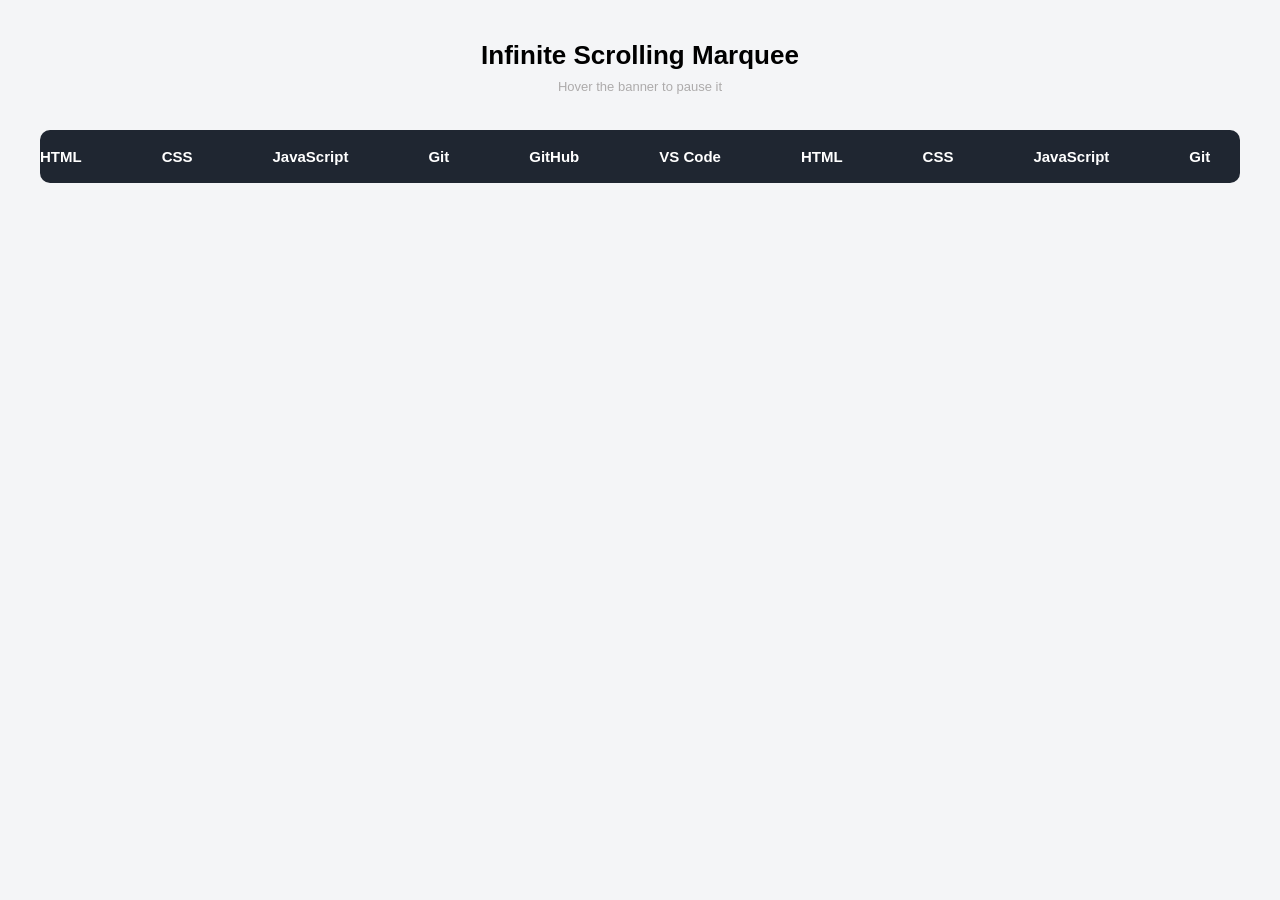
<file: Lab_1/Infinite_Scrolling_Marquee/index.html>
<!DOCTYPE html>
<html lang="en">
<head>
  <meta charset="UTF-8">
  <meta name="viewport" content="width=device-width, initial-scale=1.0">
  <title>Infinite Scrolling Marquee</title>
  <link rel="stylesheet" href="styles.css">
</head>
<body>
  <h1>Infinite Scrolling Marquee</h1>
  <p class="subtitle">Hover the banner to pause it</p>

  <div class="banner">
    <div class="track">
      <span>HTML</span>
      <span>CSS</span>
      <span>JavaScript</span>
      <span>Git</span>
      <span>GitHub</span>
      <span>VS Code</span>
    </div>
    
    <div class="track" aria-hidden="true">
      <span>HTML</span>
      <span>CSS</span>
      <span>JavaScript</span>
      <span>Git</span>
      <span>GitHub</span>
      <span>VS Code</span>
    </div>

    <div class="track" aria-hidden="true">
      <span>HTML</span>
      <span>CSS</span>
      <span>JavaScript</span>
      <span>Git</span>
      <span>GitHub</span>
      <span>VS Code</span>
    </div>
  </div>
</body>
</html>
</file>
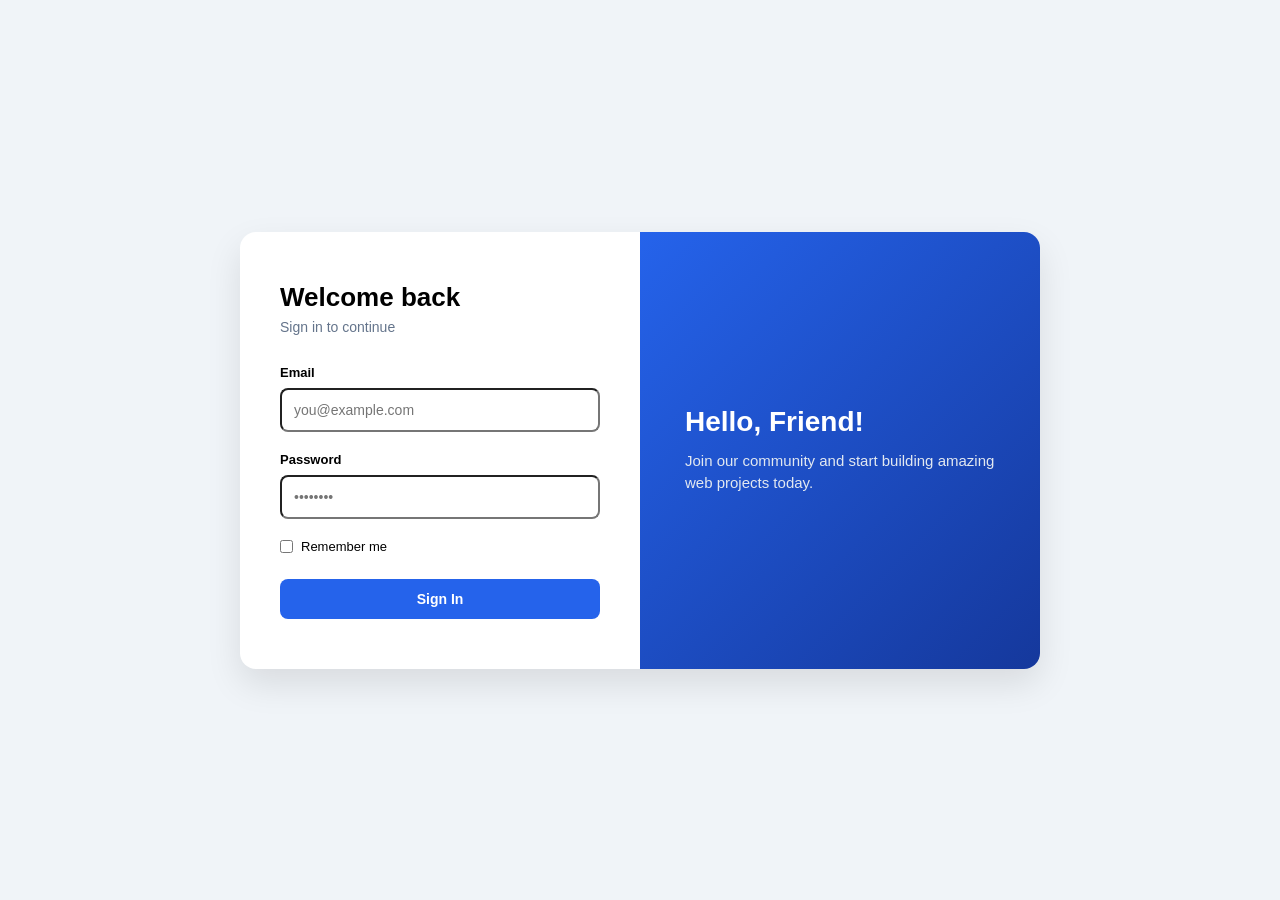
<file: Lab_1/Login_Sign_up_Card/index.html>
<!DOCTYPE html>
<html lang="en">
<head>
        <meta charset="UTF-8">
        <meta name="viewport" content="width=device-width, initial-scale=1.0">
        <title>Document</title>
        <link rel="stylesheet" href="style.css">
</head>
<body>
        <div class="card">
                <div class="left-panel">
                        <h2>Welcome back</h2>
                        <p class="subtitle">Sign in to continue</p>

                        <form>
                                <label>Email</label>
                                <input type="email" placeholder="you@example.com">

                                <label>Password</label>
                                <input type="password" placeholder="••••••••">

                                <div class="remember-row">
                                        <input type="checkbox" id="remember">
                                        <label for="remember">Remember me</label>
                                </div>

                                <button type="submit">Sign In</button>
                        </form>
        </div>

        <div class="right-panel">
                <h2>Hello, Friend!</h2>
                <p>Join our community and start building amazing web projects today.</p>
        </div>

  </div>
</body>
</html>
</file>
<file: Lab_1/Infinite_Scrolling_Marquee/styles.css>
* {
  box-sizing: border-box;
  margin: 0;
  padding: 0;
}

body {
  font-family: Arial;
  background-color: #f4f5f7;
  color: black;
  padding: 40px 20px;
  text-align: center;
}

h1 {
  font-size: 26px;
  font-weight: 700;
  margin-bottom: 8px;
}

.subtitle {
  font-size: 13px;
  color: rgb(173, 171, 171);
  margin-bottom: 36px;
}

.banner {
  max-width: 1200px;
  margin: 0 auto;
  background-color: #1f2631;
  border-radius: 10px;
  padding: 18px 0;
  overflow: hidden;
  display: flex;
  gap: 80px;
}

.track {
  flex-shrink: 0;
  display: flex;
  align-items: center;
  gap: 80px;
  animation: scroll 12s linear infinite;
}

.banner:hover .track {
  animation-play-state: paused;
}

.track span {
  color: white;
  font-size: 15px;
  font-weight: 700;
}

@keyframes scroll {
  from {
    transform: translateX(0);
  }
  to {
    transform: translateX(calc(-100% - 80px));
  }
}
</file>
<file: Lab_1/Login_Sign_up_Card/style.css>
* {
  box-sizing: border-box;
  margin: 0;
  padding: 0;
  font-family: Arial;
}

body {
  background-color: #f0f4f8;
  height: 100vh;
  display: flex;
  justify-content: center; 
  align-items: center;   
}

.card {
  background-color: white;
  width: 800px;
  border-radius: 16px;
  box-shadow: 0 15px 35px rgba(0, 0, 0, 0.1);
  display: flex;        
  overflow: hidden;   
}

.left-panel {
  width: 50%;
  padding: 50px 40px;
}

.left-panel h2 {
  font-size: 26px;
  margin-bottom: 6px;
}

.subtitle {
  color: #64748b;
  font-size: 14px;
  margin-bottom: 30px;
}

label {
  display: block;
  font-size: 13px;
  font-weight: bold;
  margin-bottom: 8px;
}

input[type="email"],
input[type="password"] {
  width: 100%;
  padding: 12px;
  margin-bottom: 20px;
  border-radius: 8px;
  font-size: 14px;
}

.remember-row {
  display: flex;
  align-items: center;
  gap: 8px;
  margin-bottom: 25px;
}

.remember-row label {
  margin-bottom: 0;
  font-weight: normal;
}

button {
  width: 100%;
  padding: 12px;
  background-color: #2563eb;
  color: white;
  border: none;
  border-radius: 8px;
  font-size: 14px;
  font-weight: bold;
  cursor: pointer;
}

.right-panel {
  width: 50%;
  background: linear-gradient(135deg, #2563eb, #15389c);
  color: white;
  padding: 50px 45px;
  display: flex;
  flex-direction: column;
  justify-content: center; 
}

.right-panel h2 {
  font-size: 28px;
  margin-bottom: 12px;
}

.right-panel p {
  font-size: 15px;
  line-height: 1.5;
  color: #e2e8f0;
}
</file>
